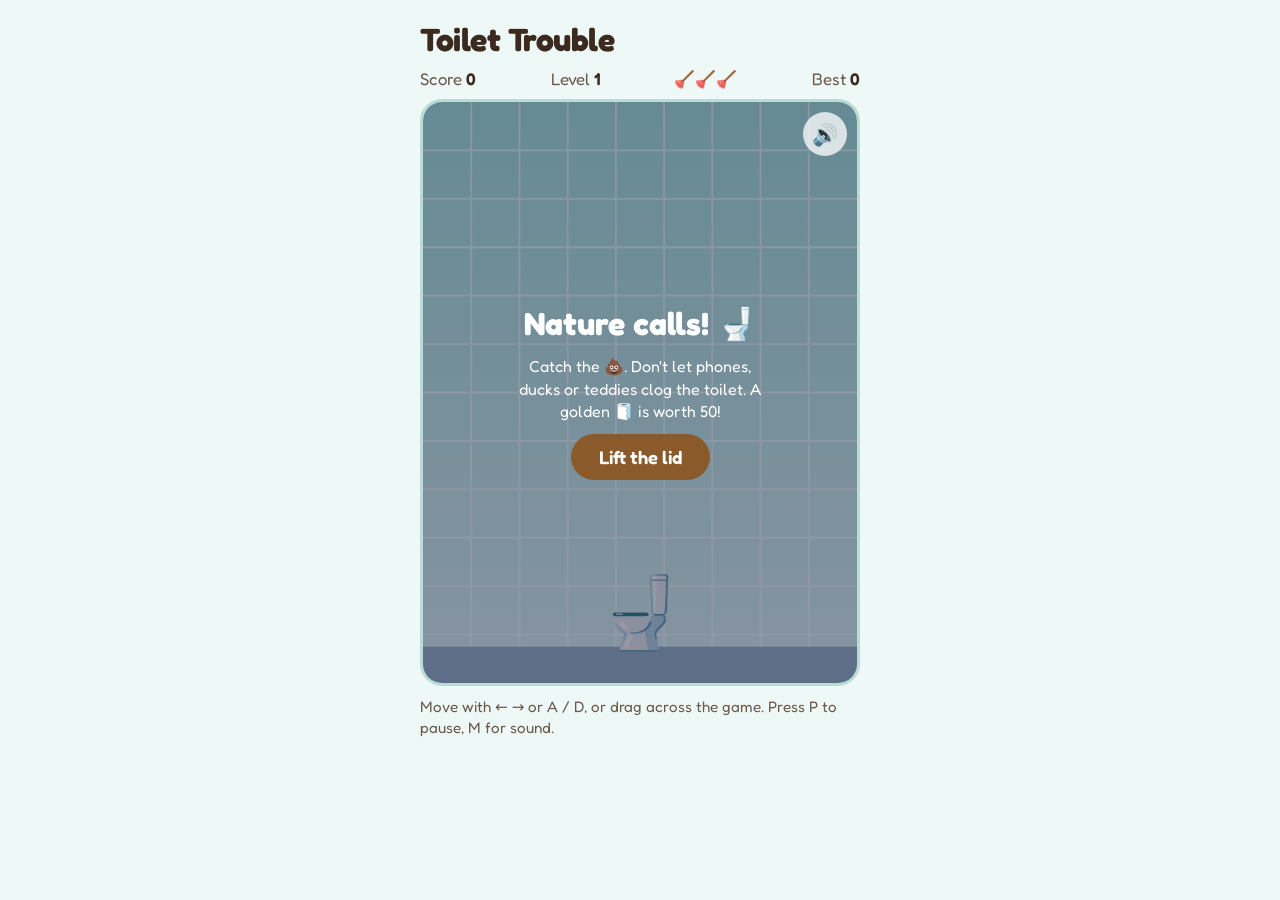
<file: index.html>
<!DOCTYPE html>
<!--
  TOILET TROUBLE — a silly open-source catching game
  Copyright (c) 2026 SALVO
  License: MIT (see the LICENSE file). You can copy, change, share and sell it.

  index.html = the PAGE LAYOUT ONLY.
  It says WHAT is on the page (title, score bar, game area, buttons).
    - How things LOOK  -> style.css
    - Settings to tweak -> config.js
    - Sound effects -> sounds.js
    - How the game WORKS -> game.js

  To play: double-click this file. It opens in your web browser.
-->
<html lang="en">
<head>
  <!-- Lets the page show emojis and special characters correctly -->
  <meta charset="UTF-8">

  <!-- Makes the page fit phone screens properly instead of looking tiny -->
  <meta name="viewport" content="width=device-width, initial-scale=1, viewport-fit=cover">

  <!-- Text shown in the browser tab (game.js replaces it with CONFIG.title) -->
  <title>Toilet Trouble</title>

  <!-- Our own styling file (it also loads the "Fredoka" font from the fonts folder) -->
  <link rel="stylesheet" href="style.css">

  <!-- App stuff: lets phones install the game like an app (and the Play Store version use it) -->
  <link rel="manifest" href="manifest.webmanifest">             <!-- app name, icon, colours -->
  <link rel="icon" href="icons/icon-192.png">                   <!-- icon in the browser tab -->
  <link rel="apple-touch-icon" href="icons/icon-192.png">       <!-- icon on iPhone home screens -->
  <meta name="theme-color" content="#a9e3dc">                   <!-- colour of the phone's top bar -->
</head>
<body>
  <div class="wrap">

    <!-- Game title (game.js fills in the text from CONFIG.title) -->
    <h1 id="title">Toilet Trouble</h1>

    <!-- HUD = "heads-up display": the score bar above the game -->
    <div class="hud">
      <span>Score <b id="score">0</b></span>
      <span>Level <b id="level">1</b></span>
      <span id="lives"></span>
      <span>Best <b id="best">0</b></span>
    </div>

    <!-- The play area -->
    <div class="stage" id="stage">
      <!-- The canvas is a blank picture that game.js draws the game onto -->
      <canvas id="game"></canvas>

      <!-- The box that covers the game before you start and after game over -->
      <div class="overlay" id="overlay">
        <h2 id="overlayTitle"></h2>
        <p id="overlayText"></p>
        <button id="startBtn"></button>
      </div>

      <!-- Sound on/off button in the top-right corner of the game -->
      <button class="sound-btn" id="soundBtn">🔊</button>
    </div>

    <!-- Small help text under the game (filled in from CONFIG.helpText) -->
    <p class="help" id="help"></p>
  </div>

  <!-- Load the JavaScript files. ORDER MATTERS:
       config.js must come first, because the others use the settings in it. -->
  <script src="config.js"></script>
  <script src="sounds.js"></script>
  <script src="game.js"></script>
</body>
</html>
</file>
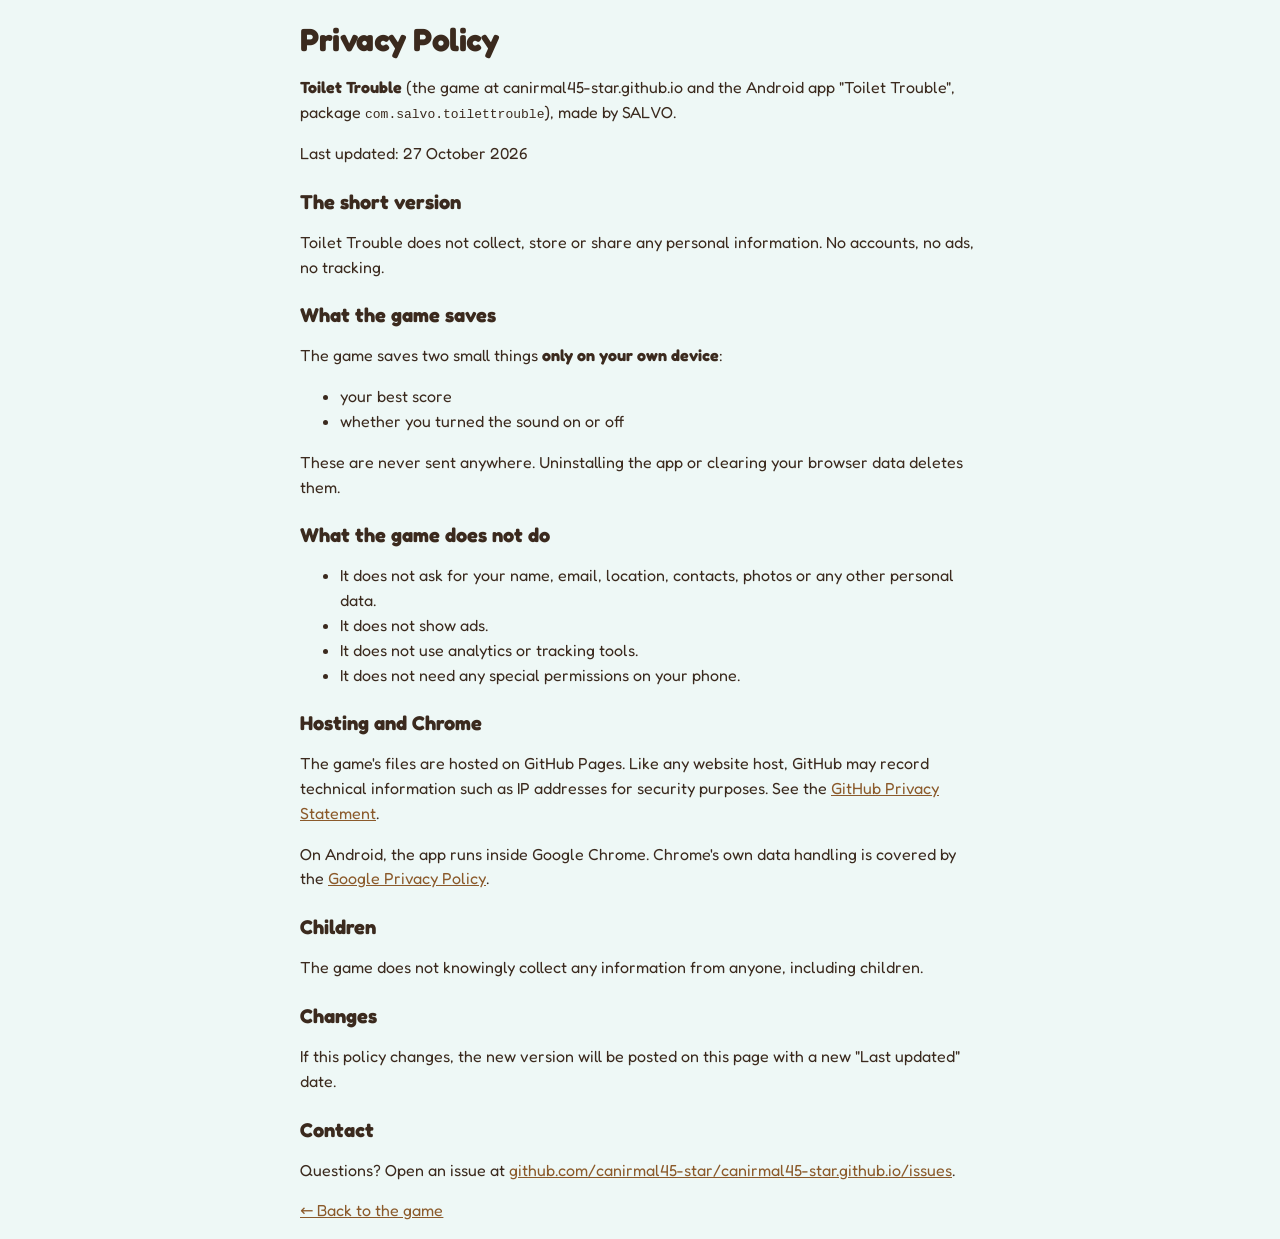
<file: privacy.html>
<!DOCTYPE html>
<!--
  privacy.html — the privacy policy for Toilet Trouble.
  Google Play needs a link to this page: https://canirmal45-star.github.io/privacy.html
  If the game ever starts collecting data (ads, accounts, analytics...),
  this page MUST be updated to say so.
  Copyright (c) 2026 SALVO — License: MIT (see the LICENSE file)
-->
<html lang="en">
<head>
  <meta charset="UTF-8">
  <meta name="viewport" content="width=device-width, initial-scale=1">
  <title>Privacy Policy – Toilet Trouble</title>
  <link rel="stylesheet" href="style.css">
  <link rel="icon" href="icons/icon-192.png">
  <style>
    /* A few extra styles just for this text page */
    .wrap { max-width: 680px; }
    h2 { font-size: 1.25rem; margin: 24px 0 6px; }
    p, li { line-height: 1.55; }
    a { color: var(--accent); }
  </style>
</head>
<body>
  <div class="wrap">
    <h1>Privacy Policy</h1>
    <p><b>Toilet Trouble</b> (the game at canirmal45-star.github.io and the Android app
      "Toilet Trouble", package <code>com.salvo.toilettrouble</code>), made by SALVO.</p>
    <p>Last updated: 27 October 2026</p>

    <h2>The short version</h2>
    <p>Toilet Trouble does not collect, store or share any personal information. No accounts, no ads, no tracking.</p>

    <h2>What the game saves</h2>
    <p>The game saves two small things <b>only on your own device</b>:</p>
    <ul>
      <li>your best score</li>
      <li>whether you turned the sound on or off</li>
    </ul>
    <p>These are never sent anywhere. Uninstalling the app or clearing your browser data deletes them.</p>

    <h2>What the game does not do</h2>
    <ul>
      <li>It does not ask for your name, email, location, contacts, photos or any other personal data.</li>
      <li>It does not show ads.</li>
      <li>It does not use analytics or tracking tools.</li>
      <li>It does not need any special permissions on your phone.</li>
    </ul>

    <h2>Hosting and Chrome</h2>
    <p>The game's files are hosted on GitHub Pages. Like any website host, GitHub may record technical
      information such as IP addresses for security purposes. See the
      <a href="https://docs.github.com/en/site-policy/privacy-policies/github-general-privacy-statement">GitHub Privacy Statement</a>.</p>
    <p>On Android, the app runs inside Google Chrome. Chrome's own data handling is covered by the
      <a href="https://policies.google.com/privacy">Google Privacy Policy</a>.</p>

    <h2>Children</h2>
    <p>The game does not knowingly collect any information from anyone, including children.</p>

    <h2>Changes</h2>
    <p>If this policy changes, the new version will be posted on this page with a new "Last updated" date.</p>

    <h2>Contact</h2>
    <p>Questions? Open an issue at
      <a href="https://github.com/canirmal45-star/canirmal45-star.github.io/issues">github.com/canirmal45-star/canirmal45-star.github.io/issues</a>.</p>

    <p><a href="./">← Back to the game</a></p>
  </div>
</body>
</html>
</file>
<file: style.css>
/* =====================================================================
   style.css — how the PAGE looks (colours, sizes, fonts, spacing)

   The colours INSIDE the game (sky, ground) are in config.js.
   The colours AROUND the game (page background, button, text) are here.

   License: MIT (see the LICENSE file)
   ===================================================================== */


/* ---------- Font ----------
   The round, friendly "Fredoka" font lives in the fonts folder, so it works
   offline and nothing is downloaded from other websites.
   (Free font, SIL Open Font License: see fonts/OFL.txt) */
@font-face {
  font-family: "Fredoka";
  src: url("fonts/fredoka.woff2") format("woff2");
  font-weight: 300 700;     /* this one file covers normal, semi-bold and bold */
  font-display: swap;
}


/* ---------- Page colours ----------
   These are "CSS variables". Change a colour once here and it changes
   everywhere it's used. Colours are written as hex codes like #ff8a3d.
   Tip: search "color picker" in Google to find the code for any colour. */
:root {
  --bg: #eef8f6;          /* page background */
  --ink: #3b2a1e;         /* main text (a friendly brown, of course) */
  --muted: #6b5a4c;       /* softer text (labels, help text) */
  --panel: #ffffff;       /* panels / cards */
  --accent: #8b5a2b;      /* button colour */
  --accent-ink: #ffffff;  /* text on the button */
  --border: #b9dcd6;      /* border around the game */
  color-scheme: light;

  /* Keeps the game clear of phone notches and rounded corners */
  padding-top: env(safe-area-inset-top, 0px);
  padding-bottom: env(safe-area-inset-bottom, 0px);
}

/* Dark-mode colours: used automatically when the device is set to dark mode */
@media (prefers-color-scheme: dark) {
  :root:not([data-theme="light"]) {
    --bg: #14211f; --ink: #f3ece4; --muted: #b8aa9b;
    --panel: #1d2e2b; --accent: #c98b4f; --accent-ink: #1a1206; --border: #2f4a45;
    color-scheme: dark;
  }
}
:root[data-theme="dark"] {
  --bg: #14211f; --ink: #f3ece4; --muted: #b8aa9b;
  --panel: #1d2e2b; --accent: #c98b4f; --accent-ink: #1a1206; --border: #2f4a45;
  color-scheme: dark;
}


/* ---------- Basic page setup ---------- */

/* Makes widths include padding and borders (easier sizing) */
*, *::before, *::after { box-sizing: border-box; }

html, body { height: 100%; margin: 0; }

body {
  background: var(--bg);
  color: var(--ink);
  font-family: "Fredoka", "Trebuchet MS", system-ui, sans-serif;
  /* Centre everything in a column */
  display: flex; flex-direction: column; align-items: center;
  padding: 16px;
}

/* The column that holds the title, score bar and game.
   max-width stops it getting huge on big screens. */
.wrap { width: 100%; max-width: 440px; }

/* Game title */
h1 { font-size: 2rem; font-weight: 700; margin: 4px 0 10px; letter-spacing: -0.5px; }


/* ---------- Score bar (HUD) ---------- */
.hud {
  display: flex; justify-content: space-between; gap: 8px;
  font-size: 1.05rem; margin-bottom: 10px; color: var(--muted);
}
.hud b { color: var(--ink); font-weight: 600; }  /* the numbers */


/* ---------- Game area ---------- */
.stage {
  position: relative;
  width: 100%;
  aspect-ratio: 3 / 4;        /* always 3 wide by 4 tall */
  border-radius: 22px;        /* rounded corners */
  overflow: hidden;
  border: 3px solid var(--border);
  touch-action: none;         /* stops the page scrolling when you drag on phones */
}
canvas { display: block; width: 100%; height: 100%; }


/* ---------- Start / Game over box ---------- */
.overlay {
  position: absolute; inset: 0;   /* cover the whole game area */
  display: flex; flex-direction: column; align-items: center; justify-content: center;
  text-align: center; padding: 24px; gap: 12px;
  background: rgba(20, 30, 60, 0.45);  /* see-through dark blue */
  color: #fff;
}
.overlay[hidden] { display: none; }
.overlay h2 { margin: 0; font-size: 2rem; }
.overlay p { margin: 0; max-width: 28ch; line-height: 1.4; }


/* ---------- Buttons ---------- */
button {
  font: inherit; font-weight: 600; font-size: 1.15rem;
  background: var(--accent); color: var(--accent-ink);
  border: none; border-radius: 999px;   /* pill shape */
  padding: 12px 28px; cursor: pointer;
}
/* Outline shown when you select the button with the keyboard (Tab key) */
button:focus-visible { outline: 3px solid #fff; outline-offset: 3px; }

/* The round sound on/off button in the top-right corner of the game */
.sound-btn {
  position: absolute; top: 10px; right: 10px;
  z-index: 2;                          /* stay on top of the start box */
  width: 44px; height: 44px;           /* 44px = big enough for a finger */
  padding: 0; font-size: 1.3rem;
  background: rgba(255, 255, 255, 0.75);
  border-radius: 50%;                  /* a circle */
}


/* ---------- Help text under the game ---------- */
.help { color: var(--muted); font-size: 0.95rem; margin-top: 10px; line-height: 1.4; }
</file>
